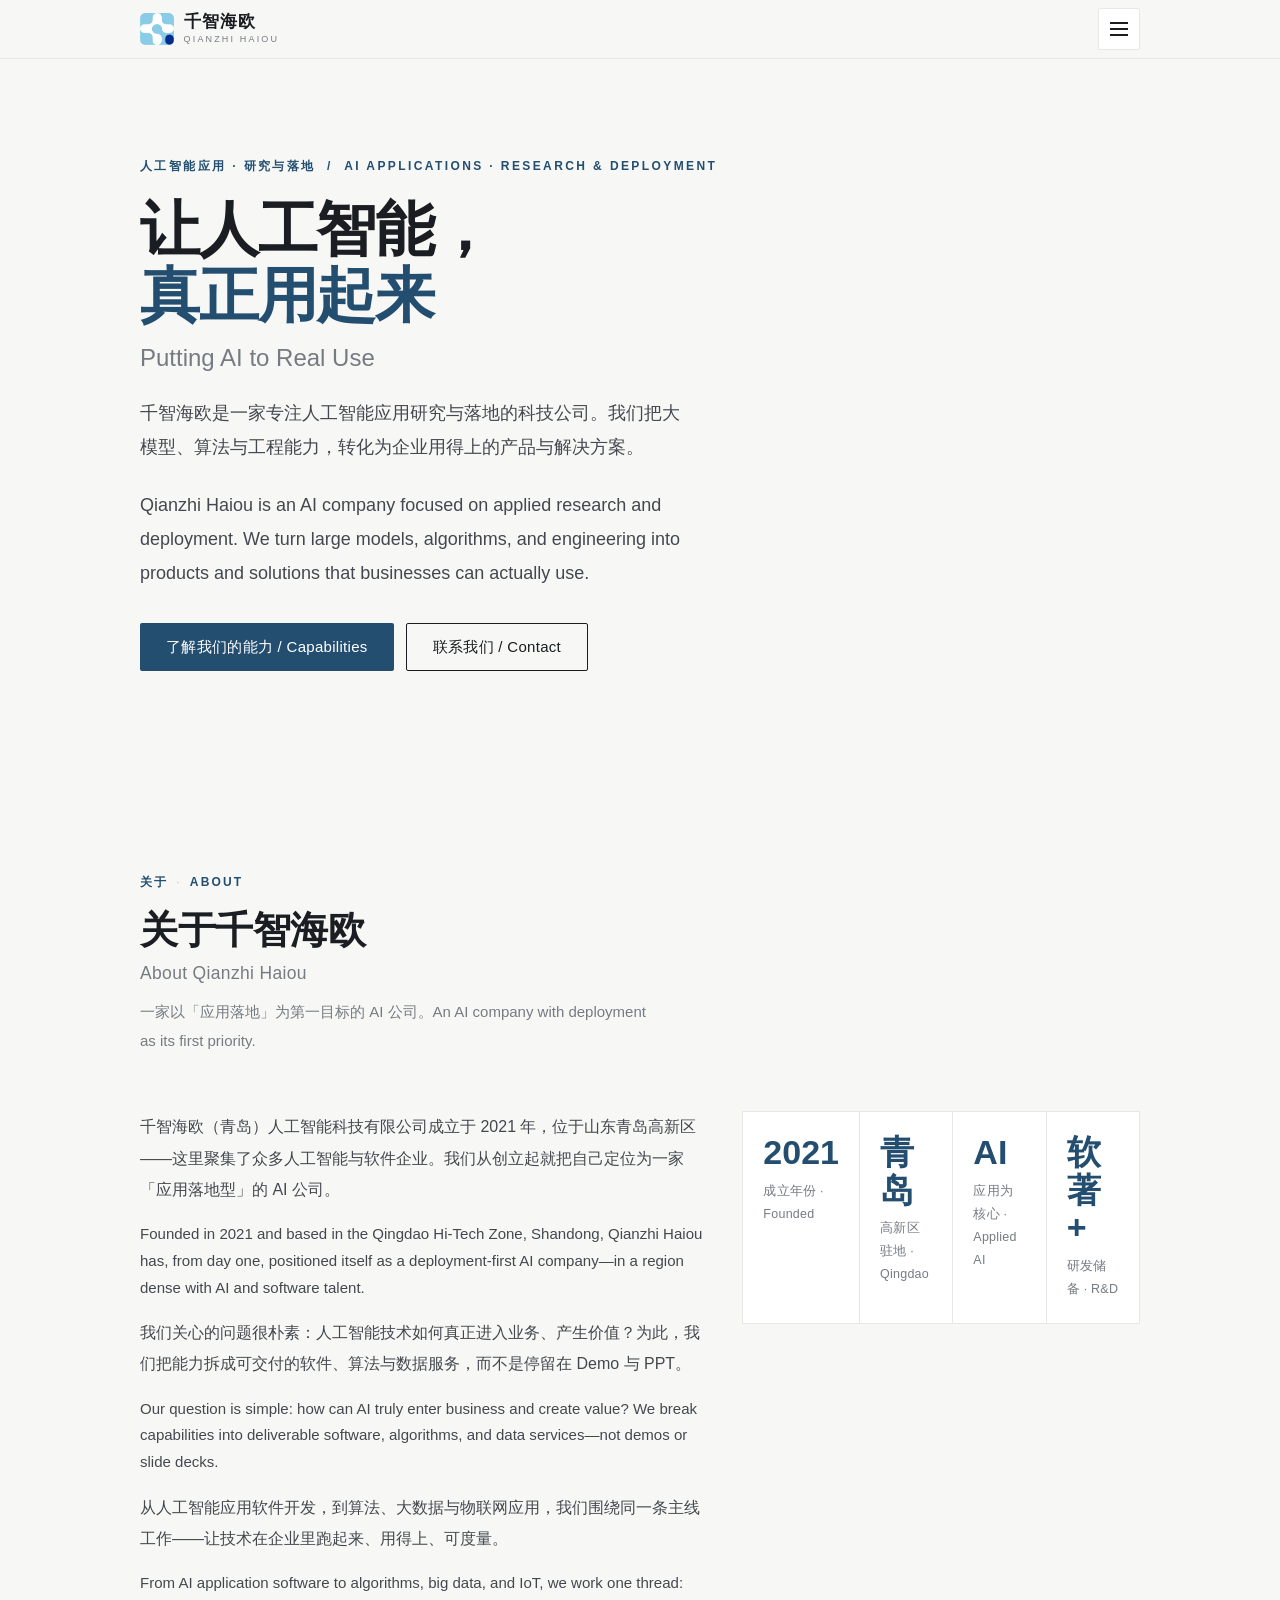
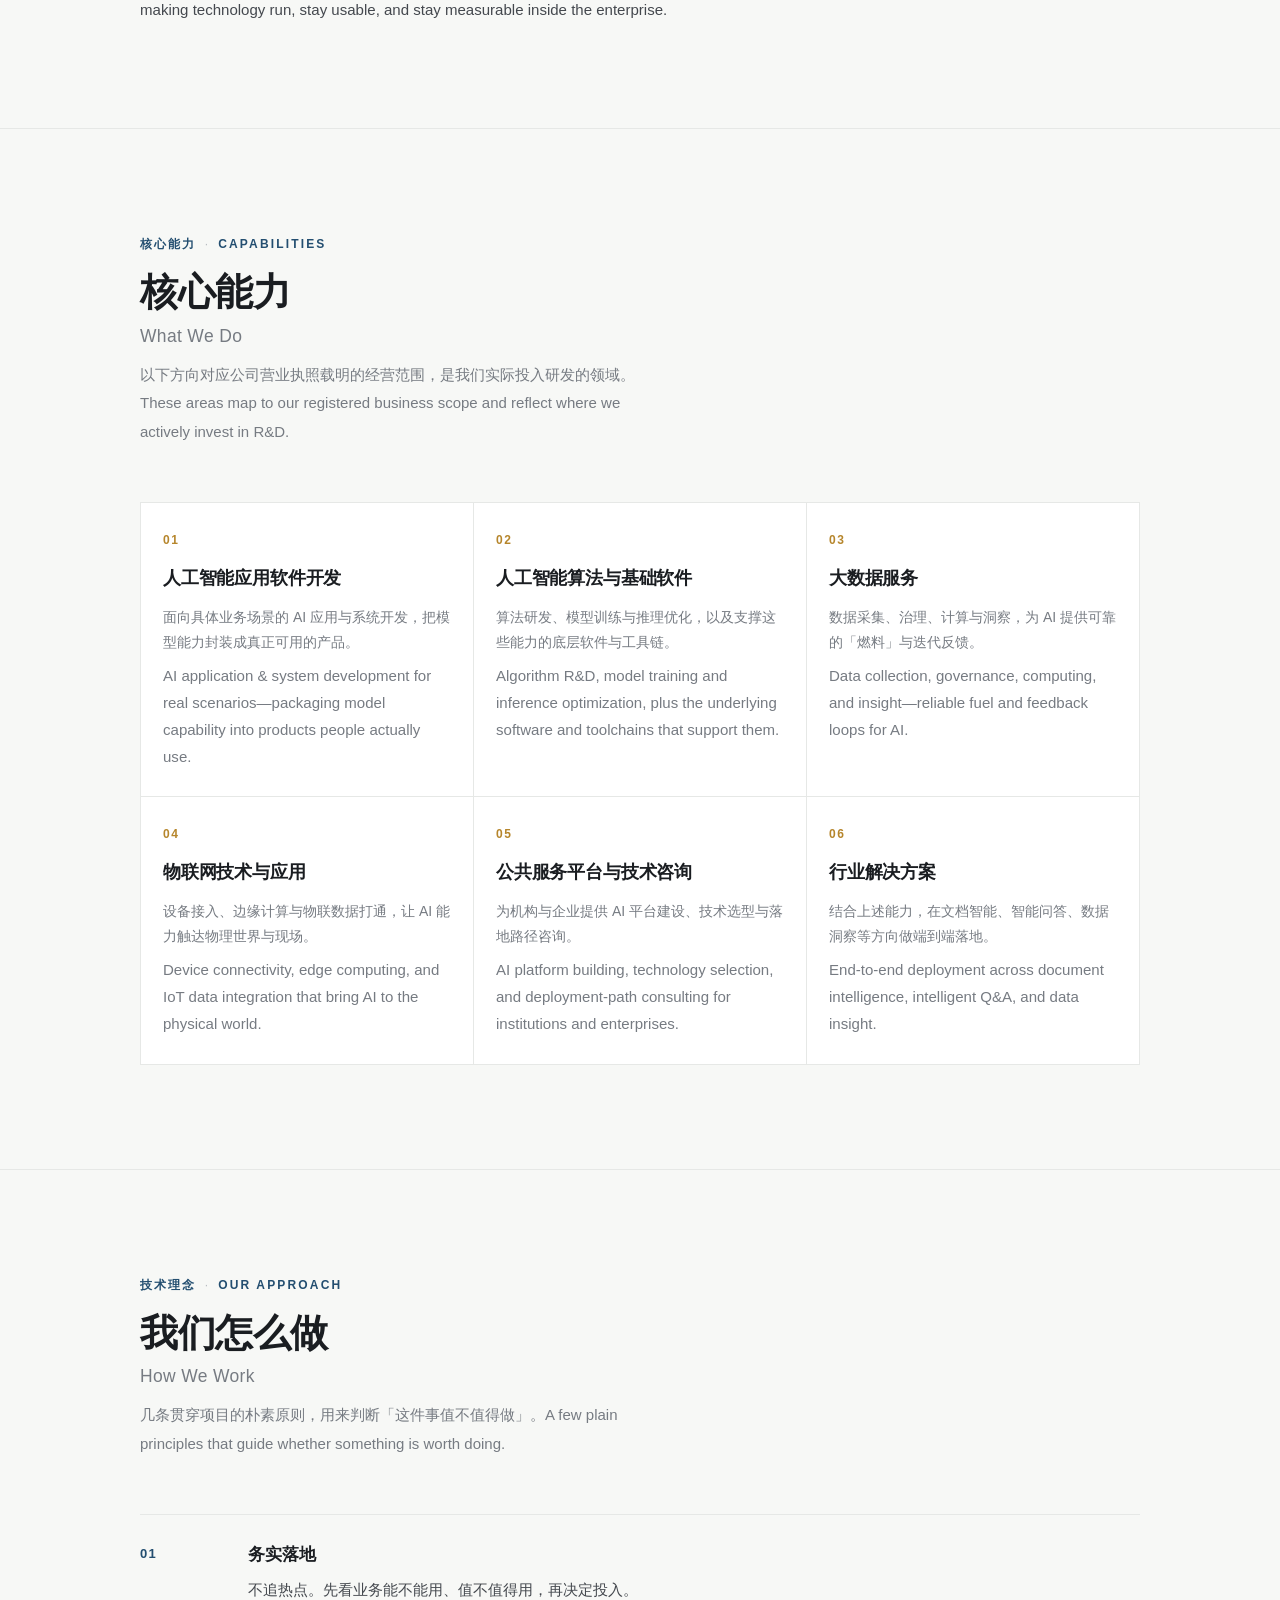
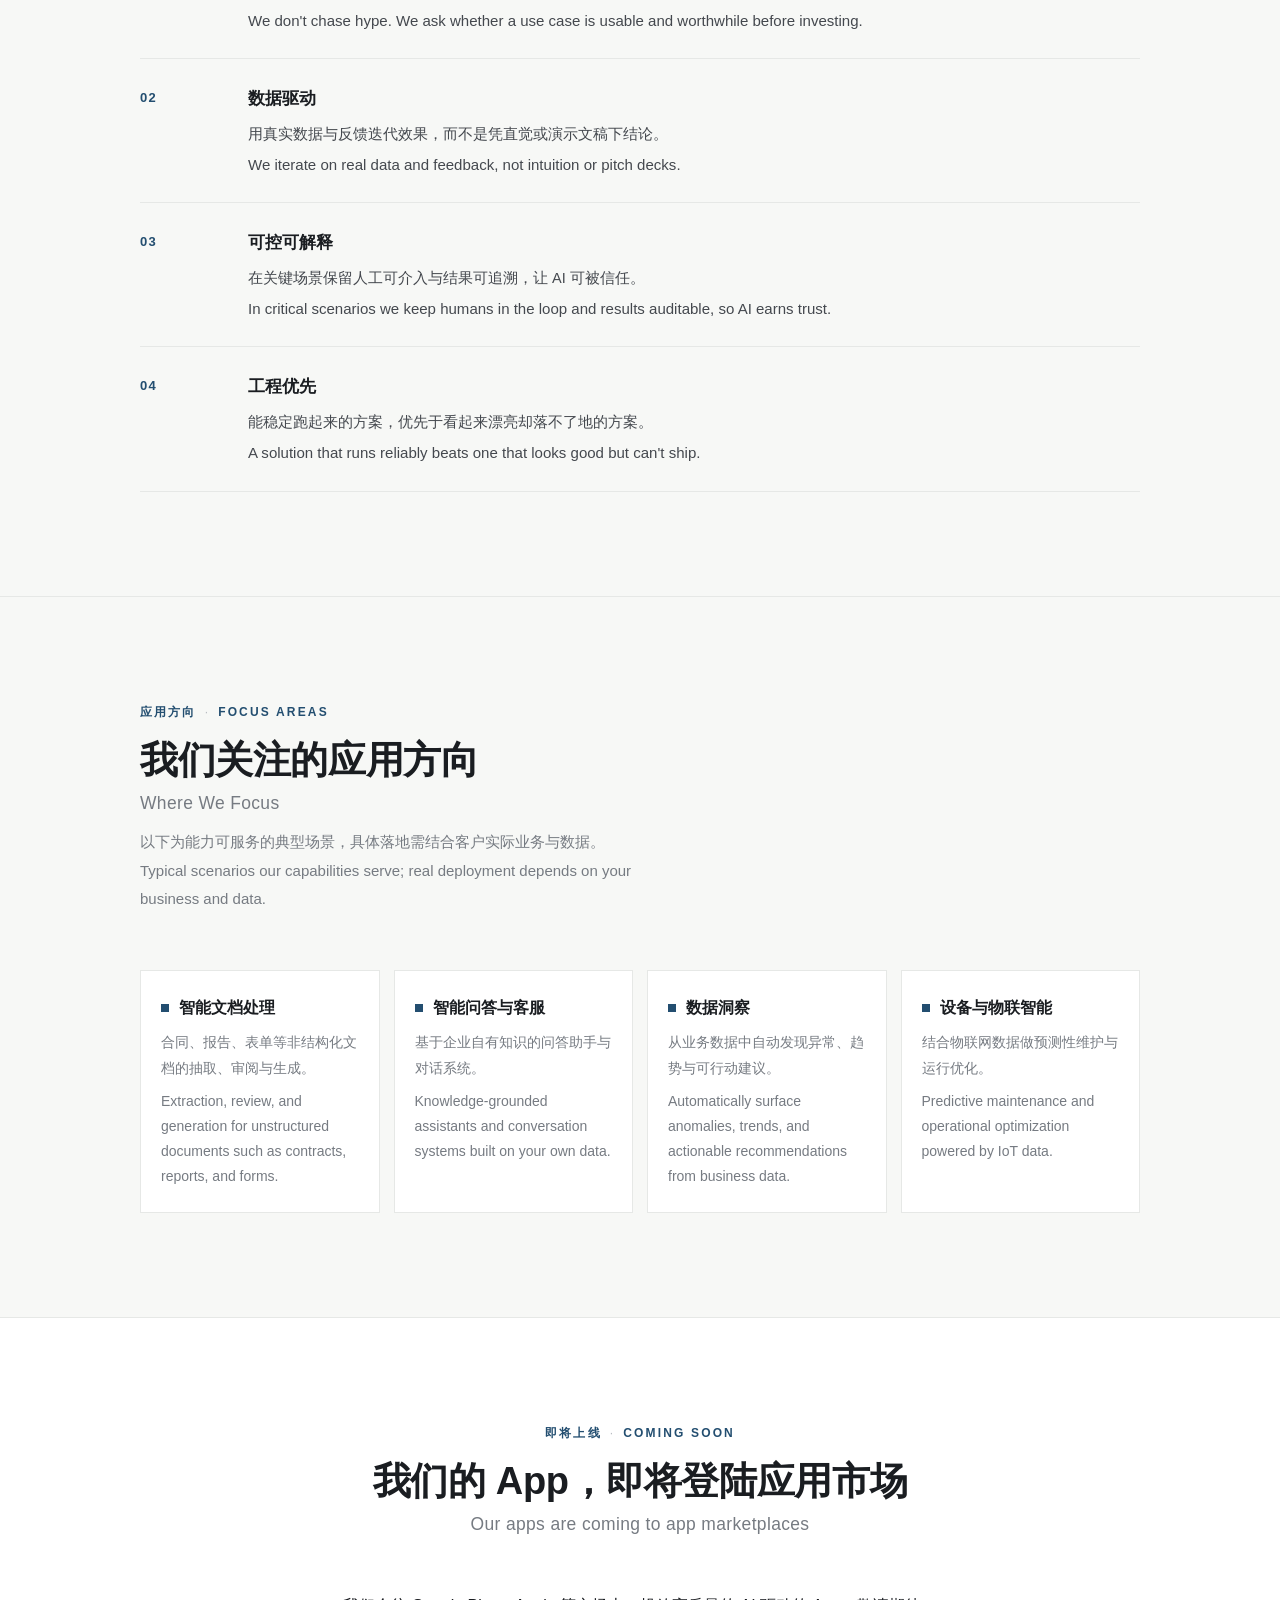
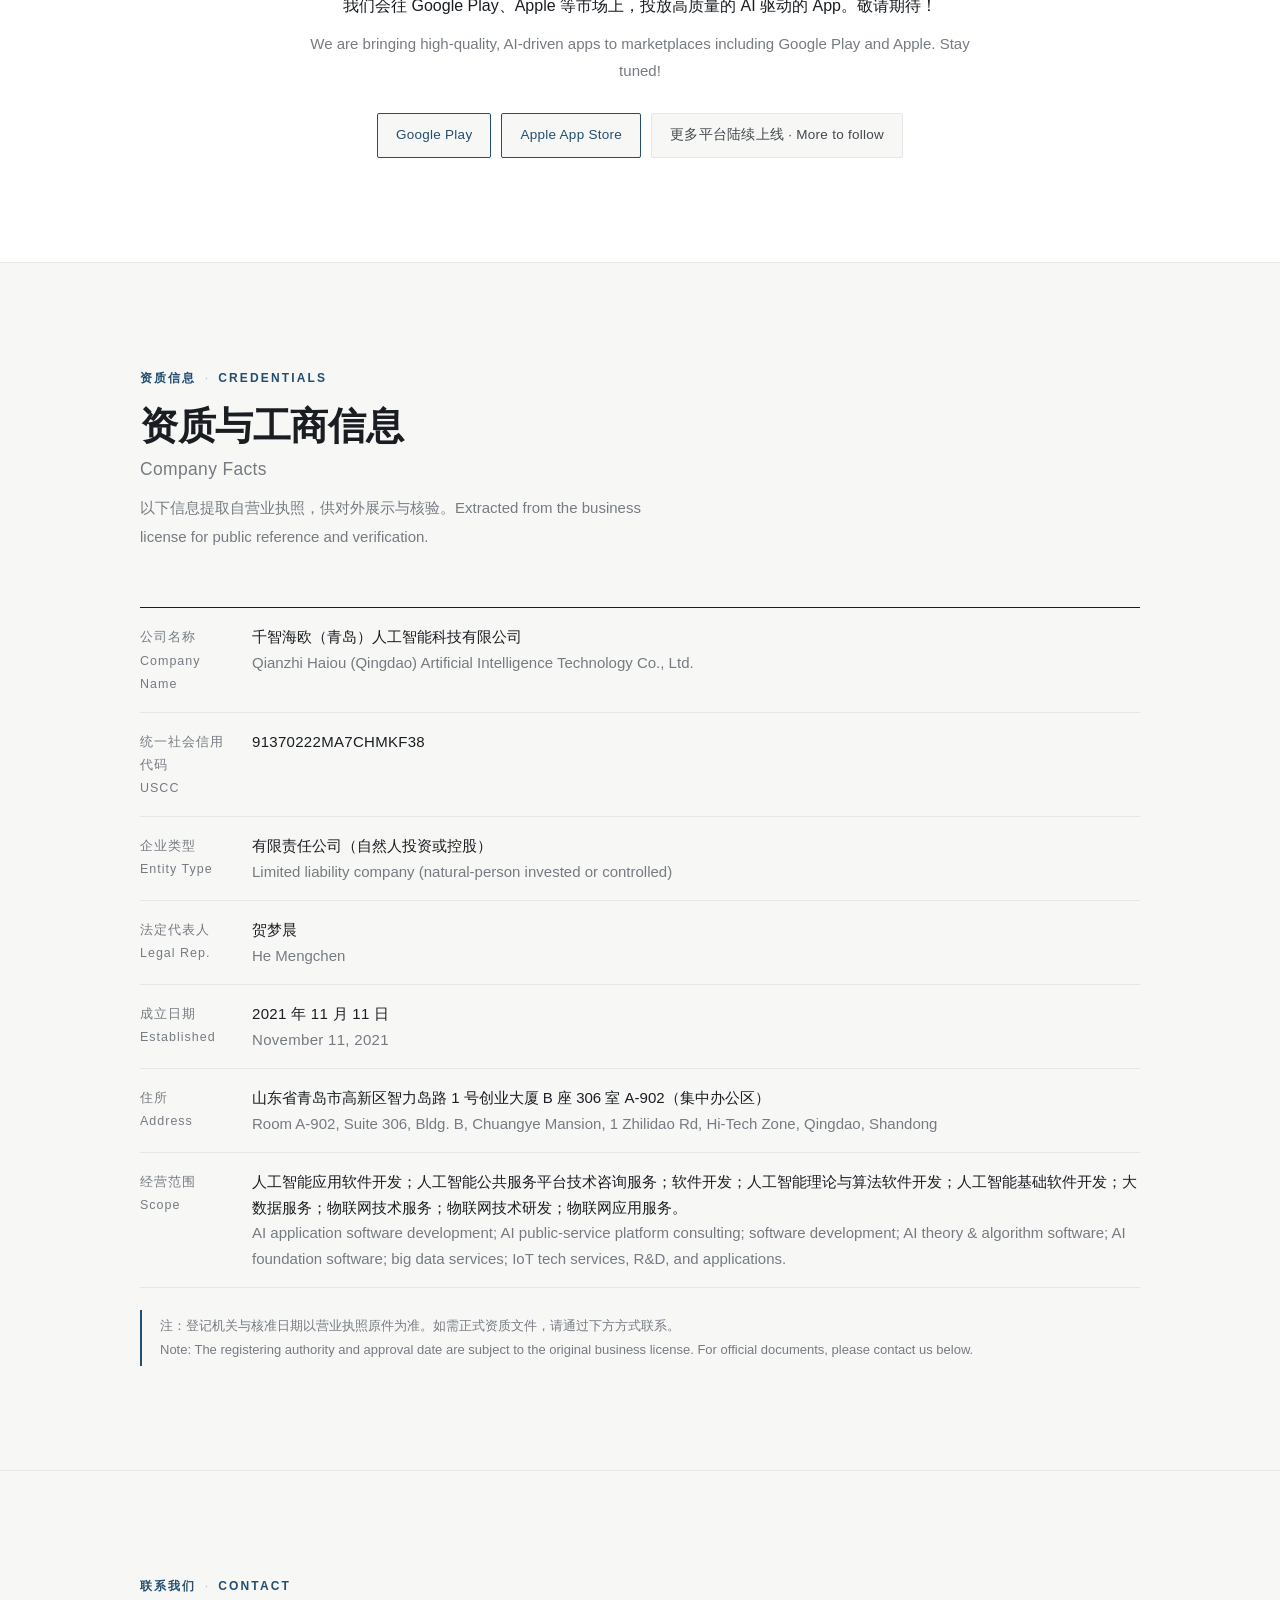
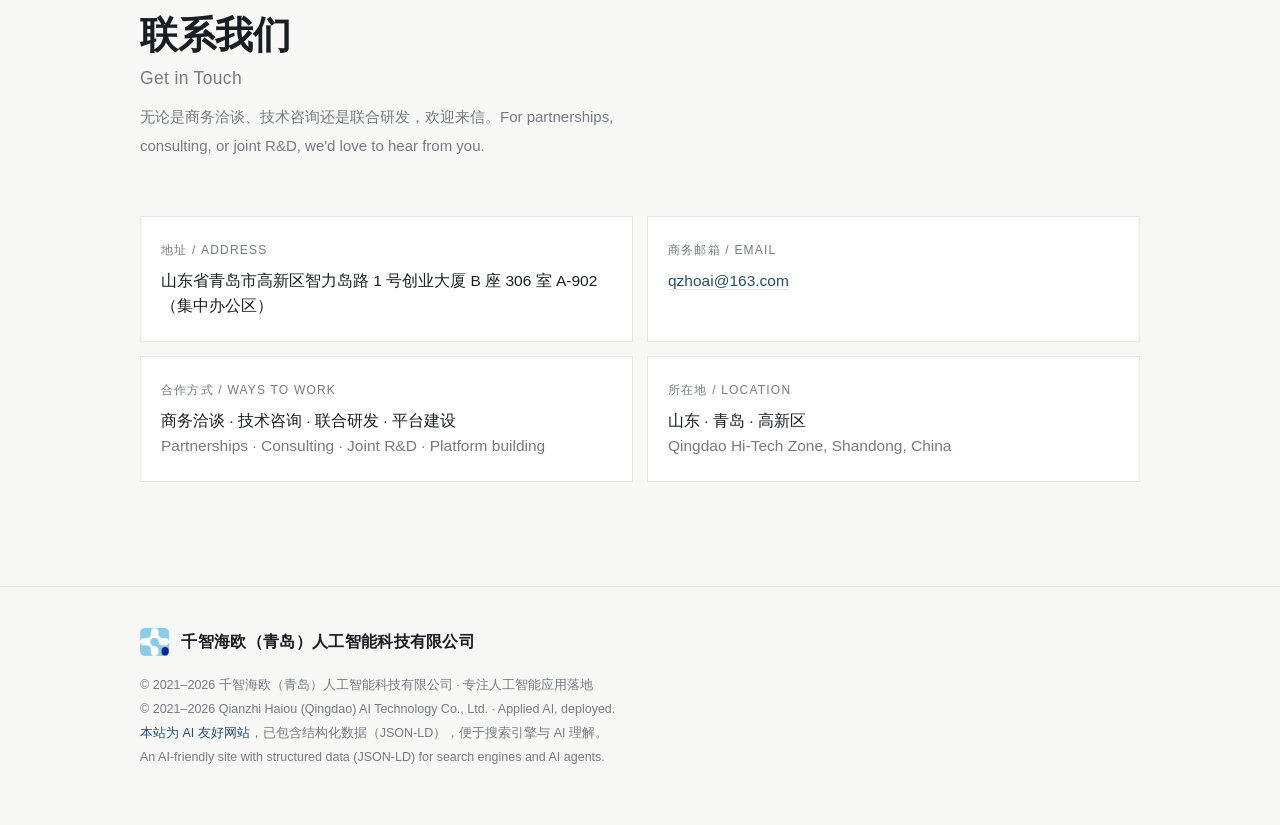
<file: index.html>
<!DOCTYPE html>
<html lang="zh-CN">
<head>
  <meta charset="UTF-8" />
  <meta name="viewport" content="width=device-width, initial-scale=1.0, viewport-fit=cover" />
  <title>千智海欧（青岛）人工智能科技有限公司 · 专注人工智能应用落地 | Qianzhi Haiou AI</title>
  <meta name="description" content="千智海欧是一家专注人工智能应用研究与落地的科技公司，业务覆盖人工智能应用软件开发、算法与基础软件、大数据服务及物联网应用。Qianzhi Haiou is an AI company focused on applied research and deployment of artificial intelligence." />
  <meta name="theme-color" content="#234e70" />
  <meta property="og:title" content="千智海欧 · 专注人工智能应用落地 | Qianzhi Haiou AI" />
  <meta property="og:description" content="把大模型、算法与工程能力，转化为企业用得上的产品与解决方案。Turning models, algorithms and engineering into products businesses can actually use." />
  <meta property="og:type" content="website" />
  <link rel="icon" href="assets/img/mark.png" />
  <link rel="stylesheet" href="assets/css/style.css" />

  <!-- ===== AI 可读性：结构化数据（JSON-LD） ===== -->
  <!-- 站点上线后请将下方 "url" 替换为真实 GitHub Pages 地址 -->
  <script type="application/ld+json">
  {
    "@context": "https://schema.org",
    "@type": "Organization",
    "name": "千智海欧（青岛）人工智能科技有限公司",
    "alternateName": "千智海欧 / Qianzhi Haiou",
    "url": "https://ywanb3-ai.github.io/qianzhi-haiou-h5/",
    "identifier": "91370222MA7CHMKF38",
    "foundingDate": "2021-11-11",
    "address": {
      "@type": "PostalAddress",
      "addressLocality": "青岛市",
      "addressRegion": "山东省",
      "addressCountry": "CN",
      "streetAddress": "高新区智力岛路1号创业大厦B座306室A-902"
    },
    "description": "千智海欧（青岛）人工智能科技有限公司是一家专注人工智能应用研究与落地的科技公司，业务覆盖人工智能应用软件开发、算法与基础软件、大数据服务及物联网应用。Qianzhi Haiou is an AI company focused on applied research and deployment of artificial intelligence."
  }
  </script>
</head>
<body>

  <!-- ================= 顶部导航 ================= -->
  <header class="site-header">
    <div class="wrap nav-inner">
      <a class="brand" href="#top" aria-label="千智海欧首页">
        <img class="mark" src="assets/img/mark.png" alt="" />
        <span class="wordmark">
          <span class="zh">千智海欧</span>
          <span class="en">QIANZHI HAIOU</span>
        </span>
      </a>
      <button class="nav-toggle" id="navToggle" aria-label="打开菜单" aria-expanded="false"><span></span></button>
    </div>
  </header>

  <!-- ================= 全屏菜单 ================= -->
  <nav class="nav-overlay" id="navOverlay" aria-hidden="true">
    <button class="close" id="navClose" aria-label="关闭菜单">×</button>
    <ul>
      <li><a href="#about"><span class="no">01</span>关于千智海欧 · About</a></li>
      <li><a href="#capabilities"><span class="no">02</span>核心能力 · Capabilities</a></li>
      <li><a href="#approach"><span class="no">03</span>技术理念 · Approach</a></li>
      <li><a href="#scenes"><span class="no">04</span>应用方向 · Focus</a></li>
      <li><a href="#coming"><span class="no">05</span>即将上线 · Coming Soon</a></li>
      <li><a href="#facts"><span class="no">06</span>资质信息 · Credentials</a></li>
      <li><a href="#contact"><span class="no">07</span>联系我们 · Contact</a></li>
    </ul>
    <p class="meta">千智海欧（青岛）人工智能科技有限公司 · 山东 · 青岛<br>Qianzhi Haiou (Qingdao) AI Technology Co., Ltd.</p>
  </nav>

  <!-- ================= Hero ================= -->
  <section class="hero" id="top">
    <div class="wrap">
      <p class="eyebrow">人工智能应用 · 研究与落地 &nbsp;/&nbsp; AI Applications · Research &amp; Deployment</p>
      <h1>让人工智能，<br><span class="hl">真正用起来</span><span class="en">Putting AI to Real Use</span></h1>
      <p class="lead">千智海欧是一家专注人工智能应用研究与落地的科技公司。我们把大模型、算法与工程能力，转化为企业用得上的产品与解决方案。</p>
      <p class="lead en">Qianzhi Haiou is an AI company focused on applied research and deployment. We turn large models, algorithms, and engineering into products and solutions that businesses can actually use.</p>
      <div class="hero-actions">
        <a class="btn btn-primary" href="#capabilities">了解我们的能力 / Capabilities</a>
        <a class="btn btn-ghost" href="#contact">联系我们 / Contact</a>
      </div>
    </div>
  </section>

  <!-- ================= 关于 ================= -->
  <section id="about">
    <div class="wrap">
      <div class="section-head reveal">
        <p class="kicker"><span class="zh">关于</span><span class="sep">·</span>ABOUT</p>
        <h2 class="sec-title">关于千智海欧<span class="en">About Qianzhi Haiou</span></h2>
        <p class="sec-sub">一家以「应用落地」为第一目标的 AI 公司。<span class="en">An AI company with deployment as its first priority.</span></p>
      </div>
      <div class="about-grid about">
        <div class="reveal">
          <p>千智海欧（青岛）人工智能科技有限公司成立于 2021 年，位于山东青岛高新区——这里聚集了众多人工智能与软件企业。我们从创立起就把自己定位为一家「应用落地型」的 AI 公司。</p>
          <p class="en">Founded in 2021 and based in the Qingdao Hi-Tech Zone, Shandong, Qianzhi Haiou has, from day one, positioned itself as a deployment-first AI company—in a region dense with AI and software talent.</p>
          <p>我们关心的问题很朴素：人工智能技术如何真正进入业务、产生价值？为此，我们把能力拆成可交付的软件、算法与数据服务，而不是停留在 Demo 与 PPT。</p>
          <p class="en">Our question is simple: how can AI truly enter business and create value? We break capabilities into deliverable software, algorithms, and data services—not demos or slide decks.</p>
          <p>从人工智能应用软件开发，到算法、大数据与物联网应用，我们围绕同一条主线工作——让技术在企业里跑起来、用得上、可度量。</p>
          <p class="en">From AI application software to algorithms, big data, and IoT, we work one thread: making technology run, stay usable, and stay measurable inside the enterprise.</p>
        </div>
        <div class="stat-row reveal">
          <div class="stat"><div class="num">2021</div><div class="lab">成立年份 · Founded</div></div>
          <div class="stat"><div class="num">青岛</div><div class="lab">高新区驻地 · Qingdao</div></div>
          <div class="stat"><div class="num">AI</div><div class="lab">应用为核心 · Applied AI</div></div>
          <div class="stat"><div class="num">软著+</div><div class="lab">研发储备 · R&amp;D</div></div>
        </div>
      </div>
    </div>
  </section>

  <hr class="hair" />

  <!-- ================= 核心能力 ================= -->
  <section id="capabilities">
    <div class="wrap">
      <div class="section-head reveal">
        <p class="kicker"><span class="zh">核心能力</span><span class="sep">·</span>CAPABILITIES</p>
        <h2 class="sec-title">核心能力<span class="en">What We Do</span></h2>
        <p class="sec-sub">以下方向对应公司营业执照载明的经营范围，是我们实际投入研发的领域。<span class="en">These areas map to our registered business scope and reflect where we actively invest in R&amp;D.</span></p>
      </div>
      <div class="grid reveal">
        <div class="card">
          <div class="idx">01</div>
          <h3>人工智能应用软件开发</h3>
          <p>面向具体业务场景的 AI 应用与系统开发，把模型能力封装成真正可用的产品。</p>
          <p class="en">AI application &amp; system development for real scenarios—packaging model capability into products people actually use.</p>
        </div>
        <div class="card">
          <div class="idx">02</div>
          <h3>人工智能算法与基础软件</h3>
          <p>算法研发、模型训练与推理优化，以及支撑这些能力的底层软件与工具链。</p>
          <p class="en">Algorithm R&amp;D, model training and inference optimization, plus the underlying software and toolchains that support them.</p>
        </div>
        <div class="card">
          <div class="idx">03</div>
          <h3>大数据服务</h3>
          <p>数据采集、治理、计算与洞察，为 AI 提供可靠的「燃料」与迭代反馈。</p>
          <p class="en">Data collection, governance, computing, and insight—reliable fuel and feedback loops for AI.</p>
        </div>
        <div class="card">
          <div class="idx">04</div>
          <h3>物联网技术与应用</h3>
          <p>设备接入、边缘计算与物联数据打通，让 AI 能力触达物理世界与现场。</p>
          <p class="en">Device connectivity, edge computing, and IoT data integration that bring AI to the physical world.</p>
        </div>
        <div class="card">
          <div class="idx">05</div>
          <h3>公共服务平台与技术咨询</h3>
          <p>为机构与企业提供 AI 平台建设、技术选型与落地路径咨询。</p>
          <p class="en">AI platform building, technology selection, and deployment-path consulting for institutions and enterprises.</p>
        </div>
        <div class="card">
          <div class="idx">06</div>
          <h3>行业解决方案</h3>
          <p>结合上述能力，在文档智能、智能问答、数据洞察等方向做端到端落地。</p>
          <p class="en">End-to-end deployment across document intelligence, intelligent Q&amp;A, and data insight.</p>
        </div>
      </div>
    </div>
  </section>

  <hr class="hair" />

  <!-- ================= 技术理念 ================= -->
  <section id="approach">
    <div class="wrap">
      <div class="section-head reveal">
        <p class="kicker"><span class="zh">技术理念</span><span class="sep">·</span>OUR APPROACH</p>
        <h2 class="sec-title">我们怎么做<span class="en">How We Work</span></h2>
        <p class="sec-sub">几条贯穿项目的朴素原则，用来判断「这件事值不值得做」。<span class="en">A few plain principles that guide whether something is worth doing.</span></p>
      </div>
      <div class="principle reveal">
        <div class="row">
          <div class="no">01</div>
          <div><h3>务实落地</h3><p>不追热点。先看业务能不能用、值不值得用，再决定投入。</p><p class="en">We don't chase hype. We ask whether a use case is usable and worthwhile before investing.</p></div>
        </div>
        <div class="row">
          <div class="no">02</div>
          <div><h3>数据驱动</h3><p>用真实数据与反馈迭代效果，而不是凭直觉或演示文稿下结论。</p><p class="en">We iterate on real data and feedback, not intuition or pitch decks.</p></div>
        </div>
        <div class="row">
          <div class="no">03</div>
          <div><h3>可控可解释</h3><p>在关键场景保留人工可介入与结果可追溯，让 AI 可被信任。</p><p class="en">In critical scenarios we keep humans in the loop and results auditable, so AI earns trust.</p></div>
        </div>
        <div class="row">
          <div class="no">04</div>
          <div><h3>工程优先</h3><p>能稳定跑起来的方案，优先于看起来漂亮却落不了地的方案。</p><p class="en">A solution that runs reliably beats one that looks good but can't ship.</p></div>
        </div>
      </div>
    </div>
  </section>

  <hr class="hair" />

  <!-- ================= 应用方向 ================= -->
  <section id="scenes">
    <div class="wrap">
      <div class="section-head reveal">
        <p class="kicker"><span class="zh">应用方向</span><span class="sep">·</span>FOCUS AREAS</p>
        <h2 class="sec-title">我们关注的应用方向<span class="en">Where We Focus</span></h2>
        <p class="sec-sub">以下为能力可服务的典型场景，具体落地需结合客户实际业务与数据。<span class="en">Typical scenarios our capabilities serve; real deployment depends on your business and data.</span></p>
      </div>
      <div class="scene reveal">
        <div class="item">
          <h3>智能文档处理</h3>
          <p>合同、报告、表单等非结构化文档的抽取、审阅与生成。</p>
          <p class="en">Extraction, review, and generation for unstructured documents such as contracts, reports, and forms.</p>
        </div>
        <div class="item">
          <h3>智能问答与客服</h3>
          <p>基于企业自有知识的问答助手与对话系统。</p>
          <p class="en">Knowledge-grounded assistants and conversation systems built on your own data.</p>
        </div>
        <div class="item">
          <h3>数据洞察</h3>
          <p>从业务数据中自动发现异常、趋势与可行动建议。</p>
          <p class="en">Automatically surface anomalies, trends, and actionable recommendations from business data.</p>
        </div>
        <div class="item">
          <h3>设备与物联智能</h3>
          <p>结合物联网数据做预测性维护与运行优化。</p>
          <p class="en">Predictive maintenance and operational optimization powered by IoT data.</p>
        </div>
      </div>
    </div>
  </section>

  <hr class="hair" />

  <!-- ================= 即将上线 ================= -->
  <section id="coming" class="soft">
    <div class="wrap">
      <div class="section-head reveal" style="text-align:center;">
        <p class="kicker" style="justify-content:center;"><span class="zh">即将上线</span><span class="sep">·</span>COMING SOON</p>
        <h2 class="sec-title">我们的 App，即将登陆应用市场<span class="en">Our apps are coming to app marketplaces</span></h2>
      </div>
      <div class="coming reveal">
        <p class="lead">我们会往 Google Play、Apple 等市场上，投放高质量的 AI 驱动的 App。敬请期待！</p>
        <p class="lead en">We are bringing high-quality, AI-driven apps to marketplaces including Google Play and Apple. Stay tuned!</p>
        <div class="chips">
          <span class="chip strong">Google Play</span>
          <span class="chip strong">Apple App Store</span>
          <span class="chip">更多平台陆续上线 · More to follow</span>
        </div>
      </div>
    </div>
  </section>

  <hr class="hair" />

  <!-- ================= 资质信息 ================= -->
  <section id="facts">
    <div class="wrap">
      <div class="section-head reveal">
        <p class="kicker"><span class="zh">资质信息</span><span class="sep">·</span>CREDENTIALS</p>
        <h2 class="sec-title">资质与工商信息<span class="en">Company Facts</span></h2>
        <p class="sec-sub">以下信息提取自营业执照，供对外展示与核验。<span class="en">Extracted from the business license for public reference and verification.</span></p>
      </div>
      <div class="facts reveal">
        <div class="row"><div class="k">公司名称<br>Company Name</div><div class="v">千智海欧（青岛）人工智能科技有限公司<br><span class="en">Qianzhi Haiou (Qingdao) Artificial Intelligence Technology Co., Ltd.</span></div></div>
        <div class="row"><div class="k">统一社会信用代码<br>USCC</div><div class="v mono">91370222MA7CHMKF38</div></div>
        <div class="row"><div class="k">企业类型<br>Entity Type</div><div class="v">有限责任公司（自然人投资或控股）<br><span class="en">Limited liability company (natural-person invested or controlled)</span></div></div>
        <div class="row"><div class="k">法定代表人<br>Legal Rep.</div><div class="v">贺梦晨<br><span class="en">He Mengchen</span></div></div>
        <div class="row"><div class="k">成立日期<br>Established</div><div class="v mono">2021 年 11 月 11 日<br><span class="en">November 11, 2021</span></div></div>
        <div class="row"><div class="k">住所<br>Address</div><div class="v">山东省青岛市高新区智力岛路 1 号创业大厦 B 座 306 室 A-902（集中办公区）<br><span class="en">Room A-902, Suite 306, Bldg. B, Chuangye Mansion, 1 Zhilidao Rd, Hi-Tech Zone, Qingdao, Shandong</span></div></div>
        <div class="row"><div class="k">经营范围<br>Scope</div><div class="v">人工智能应用软件开发；人工智能公共服务平台技术咨询服务；软件开发；人工智能理论与算法软件开发；人工智能基础软件开发；大数据服务；物联网技术服务；物联网技术研发；物联网应用服务。<br><span class="en">AI application software development; AI public-service platform consulting; software development; AI theory &amp; algorithm software; AI foundation software; big data services; IoT tech services, R&amp;D, and applications.</span></div></div>
      </div>
      <p class="note-box">注：登记机关与核准日期以营业执照原件为准。如需正式资质文件，请通过下方方式联系。<br><span class="en">Note: The registering authority and approval date are subject to the original business license. For official documents, please contact us below.</span></p>
    </div>
  </section>

  <hr class="hair" />

  <!-- ================= 联系我们 ================= -->
  <section id="contact">
    <div class="wrap">
      <div class="section-head reveal">
        <p class="kicker"><span class="zh">联系我们</span><span class="sep">·</span>CONTACT</p>
        <h2 class="sec-title">联系我们<span class="en">Get in Touch</span></h2>
        <p class="sec-sub">无论是商务洽谈、技术咨询还是联合研发，欢迎来信。<span class="en">For partnerships, consulting, or joint R&amp;D, we'd love to hear from you.</span></p>
      </div>
      <div class="contact-grid contact reveal">
        <div class="item">
          <div class="k">地址 / Address</div>
          <div class="v">山东省青岛市高新区智力岛路 1 号创业大厦 B 座 306 室 A-902（集中办公区）</div>
        </div>
        <!-- 商务邮箱已更新为 qzhoai@163.com -->
        <div class="item">
          <div class="k">商务邮箱 / Email</div>
          <div class="v"><a href="mailto:qzhoai@163.com">qzhoai@163.com</a></div>
        </div>
        <div class="item">
          <div class="k">合作方式 / Ways to Work</div>
          <div class="v">商务洽谈 · 技术咨询 · 联合研发 · 平台建设<br><span class="en">Partnerships · Consulting · Joint R&amp;D · Platform building</span></div>
        </div>
        <div class="item">
          <div class="k">所在地 / Location</div>
          <div class="v">山东 · 青岛 · 高新区<br><span class="en">Qingdao Hi-Tech Zone, Shandong, China</span></div>
        </div>
      </div>
    </div>
  </section>

  <!-- ================= 页脚 ================= -->
  <footer class="site-footer">
    <div class="wrap">
      <div class="footer-top">
        <img class="mark" src="assets/img/mark.png" alt="" />
        <span class="name">千智海欧（青岛）人工智能科技有限公司</span>
      </div>
      <p class="footer-meta">
        © 2021–2026 千智海欧（青岛）人工智能科技有限公司 · 专注人工智能应用落地<br>
        <span class="en">© 2021–2026 Qianzhi Haiou (Qingdao) AI Technology Co., Ltd. · Applied AI, deployed.</span><br>
        <span class="ai-friendly">本站为 AI 友好网站</span>，已包含结构化数据（JSON-LD），便于搜索引擎与 AI 理解。<br>
        <span class="en">An AI-friendly site with structured data (JSON-LD) for search engines and AI agents.</span>
      </p>
    </div>
  </footer>

  <script>
    (function () {
      var toggle = document.getElementById('navToggle');
      var overlay = document.getElementById('navOverlay');
      var close = document.getElementById('navClose');
      function open() { overlay.classList.add('open'); overlay.setAttribute('aria-hidden','false'); toggle.setAttribute('aria-expanded','true'); document.body.style.overflow='hidden'; }
      function shut() { overlay.classList.remove('open'); overlay.setAttribute('aria-hidden','true'); toggle.setAttribute('aria-expanded','false'); document.body.style.overflow=''; }
      toggle.addEventListener('click', open);
      close.addEventListener('click', shut);
      overlay.querySelectorAll('a').forEach(function (a) { a.addEventListener('click', shut); });

      var els = document.querySelectorAll('.reveal');
      if ('IntersectionObserver' in window) {
        var io = new IntersectionObserver(function (entries) {
          entries.forEach(function (e) { if (e.isIntersecting) { e.target.classList.add('in'); io.unobserve(e.target); } });
        }, { threshold: 0.12 });
        els.forEach(function (el) { io.observe(el); });
      } else {
        els.forEach(function (el) { el.classList.add('in'); });
      }
    })();
  </script>
</body>
</html>
</file>
<file: assets/css/style.css>
/* =====================================================================
   千智海欧（青岛）人工智能科技有限公司 · H5 官网
   设计语言：克制 · 高级感（参考「律所 AI 友好网站方案 / 克制高级感排版」）
   - 中性纸感底 + 双点缀（海蓝 #234e70 主、智金 #b6862c 辅，合计 ≤5%）
   - 无渐变 / 无阴影 / 无花哨图标，以留白与字阶建立层次
   ===================================================================== */
:root{
  --paper:#f7f8f6;
  --white:#ffffff;
  --ink:#1a1d21;
  --charcoal:#44484e;
  --graphite:#767b82;
  --ash:#b9bdc2;
  --hairline:#e6e8e6;
  --accent:#234e70;      /* 海蓝 · 主点缀（强调/引导，≤3%） */
  --accent2:#b6862c;     /* 智金 · 辅点缀（次强调，≤2%） */
  --sans:-apple-system,BlinkMacSystemFont,"SF Pro Text","Helvetica Neue","PingFang SC","Hiragino Sans GB","Microsoft YaHei",sans-serif;
  --maxw:1080px;
  --pad:24px;
}
*{margin:0;padding:0;box-sizing:border-box;}
html{-webkit-text-size-adjust:100%;scroll-behavior:smooth;}
body{
  font-family:var(--sans);
  background:var(--paper);
  color:var(--ink);
  font-size:16px;line-height:1.85;font-weight:400;
  -webkit-font-smoothing:antialiased;-moz-osx-font-smoothing:grayscale;
  text-rendering:optimizeLegibility;
}
img{max-width:100%;display:block;}
a{color:inherit;text-decoration:none;}
.wrap{max-width:var(--maxw);margin:0 auto;padding:0 var(--pad);}

/* ---------- 顶部导航 ---------- */
.site-header{
  position:sticky;top:0;z-index:50;
  background:rgba(247,248,246,.82);
  backdrop-filter:saturate(160%) blur(12px);
  -webkit-backdrop-filter:saturate(160%) blur(12px);
  border-bottom:1px solid var(--hairline);
}
.nav-inner{display:flex;align-items:center;justify-content:space-between;height:58px;}
.brand{display:flex;align-items:center;gap:10px;}
.brand .mark{height:32px;width:auto;display:block;}
.wordmark{display:flex;flex-direction:column;line-height:1.05;}
.wordmark .zh{font-size:17px;font-weight:600;color:var(--ink);letter-spacing:.06em;}
.wordmark .en{font-size:9px;letter-spacing:.24em;color:var(--graphite);margin-top:4px;}
.nav-toggle{
  appearance:none;border:1px solid var(--hairline);background:var(--white);
  width:42px;height:42px;border-radius:2px;display:grid;place-items:center;cursor:pointer;
}
.nav-toggle span{display:block;width:18px;height:1.5px;background:var(--ink);position:relative;}
.nav-toggle span::before,.nav-toggle span::after{content:"";position:absolute;left:0;width:18px;height:1.5px;background:var(--ink);}
.nav-toggle span::before{top:-6px;}
.nav-toggle span::after{top:6px;}

/* 全屏菜单 */
.nav-overlay{
  position:fixed;inset:0;z-index:60;background:var(--paper);
  transform:translateY(-100%);transition:transform .32s cubic-bezier(.2,.7,.3,1);
  display:flex;flex-direction:column;padding:78px var(--pad) 32px;
}
.nav-overlay.open{transform:translateY(0);}
.nav-overlay .close{position:absolute;top:14px;right:var(--pad);width:42px;height:42px;border:1px solid var(--hairline);background:var(--white);border-radius:2px;font-size:20px;cursor:pointer;}
.nav-overlay ul{list-style:none;margin-top:8px;}
.nav-overlay li{border-top:1px solid var(--hairline);}
.nav-overlay li:last-child{border-bottom:1px solid var(--hairline);}
.nav-overlay a{display:flex;align-items:baseline;gap:14px;padding:20px 2px;font-size:20px;font-weight:500;}
.nav-overlay a .no{font-size:12px;letter-spacing:.16em;color:var(--accent);}
.nav-overlay .meta{margin-top:auto;font-size:12px;color:var(--graphite);letter-spacing:.04em;}

/* ---------- 区块通用 ---------- */
section{padding:clamp(64px,11vw,104px) 0;}
.section-head{margin-bottom:clamp(36px,6vw,56px);}
.kicker{font-size:12px;letter-spacing:.18em;text-transform:uppercase;color:var(--accent);font-weight:600;margin-bottom:14px;}
.sec-title{font-size:clamp(26px,5.4vw,38px);font-weight:600;line-height:1.22;letter-spacing:-.01em;}
.sec-sub{font-size:15px;color:var(--graphite);line-height:1.9;margin-top:14px;max-width:34em;}
.hair{border:0;border-top:1px solid var(--hairline);}

/* ---------- Hero ---------- */
.hero{padding-top:clamp(56px,12vw,96px);padding-bottom:clamp(56px,12vw,96px);}
.hero .eyebrow{font-size:12px;letter-spacing:.2em;text-transform:uppercase;color:var(--accent);font-weight:600;margin-bottom:20px;}
.hero h1{font-size:clamp(34px,8.5vw,60px);font-weight:600;line-height:1.1;letter-spacing:-.02em;}
.hero h1 .hl{color:var(--accent);}
.hero .lead{font-size:clamp(15px,2.2vw,18px);color:var(--charcoal);line-height:1.9;margin-top:24px;max-width:30em;}
.hero-actions{display:flex;flex-wrap:wrap;gap:12px;margin-top:32px;}
.btn{
  display:inline-flex;align-items:center;justify-content:center;gap:8px;
  height:48px;padding:0 26px;border-radius:2px;font-size:15px;font-weight:500;letter-spacing:.02em;
  transition:background .14s ease,color .14s ease,border-color .14s ease;cursor:pointer;
}
.btn-primary{background:var(--accent);color:#fff;}
.btn-primary:active{background:#1a3c57;}
.btn-ghost{background:transparent;color:var(--ink);border:1px solid var(--ink);}
.btn-ghost:active{background:var(--ink);color:#fff;}

/* ---------- 关于 ---------- */
.about-grid{display:grid;grid-template-columns:1fr;gap:28px;}
.about p{color:var(--charcoal);font-size:16px;line-height:1.95;}
.about p + p{margin-top:16px;}
.stat-row{display:grid;grid-template-columns:repeat(2,1fr);gap:1px;background:var(--hairline);border:1px solid var(--hairline);}
.stat{background:var(--white);padding:22px 20px;}
.stat .num{font-size:clamp(26px,6vw,34px);font-weight:600;color:var(--accent);line-height:1.1;font-variant-numeric:tabular-nums;}
.stat .lab{font-size:12.5px;color:var(--graphite);margin-top:8px;letter-spacing:.02em;}

/* ---------- 能力卡片 ---------- */
.grid{display:grid;grid-template-columns:1fr;gap:1px;background:var(--hairline);border:1px solid var(--hairline);}
.card{background:var(--white);padding:26px 22px;transition:background .14s ease;}
.card:active{background:#f1f3f1;}
.card .idx{font-size:12px;letter-spacing:.14em;color:var(--accent2);font-weight:600;}
.card h3{font-size:18px;font-weight:600;margin-top:10px;letter-spacing:-.01em;}
.card p{font-size:14px;color:var(--graphite);line-height:1.8;margin-top:10px;}

/* ---------- 理念 ---------- */
.principle{display:grid;grid-template-columns:1fr;gap:0;border-top:1px solid var(--hairline);}
.principle .row{display:grid;grid-template-columns:64px 1fr;gap:18px;padding:24px 0;border-bottom:1px solid var(--hairline);align-items:start;}
.principle .no{font-size:13px;letter-spacing:.1em;color:var(--accent);font-weight:600;padding-top:3px;}
.principle h3{font-size:17px;font-weight:600;}
.principle p{font-size:14.5px;color:var(--charcoal);line-height:1.85;margin-top:6px;}

/* ---------- 应用场景 ---------- */
.scene{display:grid;grid-template-columns:1fr;gap:14px;}
.scene .item{border:1px solid var(--hairline);background:var(--white);padding:22px 20px;}
.scene .item h3{font-size:16px;font-weight:600;display:flex;align-items:center;gap:10px;}
.scene .item h3::before{content:"";width:8px;height:8px;background:var(--accent);display:inline-block;flex:none;}
.scene .item p{font-size:14px;color:var(--graphite);line-height:1.8;margin-top:8px;}

/* ---------- 资质事实表 ---------- */
.facts{border-top:1px solid var(--ink);}
.facts .row{display:grid;grid-template-columns:96px 1fr;gap:16px;padding:16px 0;border-bottom:1px solid var(--hairline);}
.facts .k{font-size:12.5px;letter-spacing:.08em;color:var(--graphite);padding-top:2px;}
.facts .v{font-size:15px;color:var(--ink);line-height:1.7;}
.facts .v.mono{font-variant-numeric:tabular-nums;letter-spacing:.02em;}
.note-box{border-left:2px solid var(--accent);padding:4px 0 4px 18px;margin-top:22px;font-size:13px;color:var(--graphite);line-height:1.85;}

/* ---------- 联系 ---------- */
.contact-grid{display:grid;grid-template-columns:1fr;gap:14px;}
.contact .item{border:1px solid var(--hairline);background:var(--white);padding:22px 20px;}
.contact .item .k{font-size:12px;letter-spacing:.1em;color:var(--graphite);text-transform:uppercase;}
.contact .item .v{font-size:15.5px;color:var(--ink);margin-top:8px;line-height:1.6;}
.contact .item .v a{color:var(--accent);border-bottom:1px solid var(--hairline);}

/* ---------- 页脚 ---------- */
.site-footer{border-top:1px solid var(--hairline);padding:40px 0 56px;}
.footer-top{display:flex;align-items:center;gap:12px;flex-wrap:wrap;}
.footer-top .mark{height:28px;width:auto;}
.footer-top .name{font-weight:600;letter-spacing:.02em;}
.footer-meta{margin-top:18px;font-size:12.5px;color:var(--graphite);line-height:1.9;}
.footer-meta .ai-friendly{color:var(--accent);}

/* ---------- 进场动画 ---------- */
.reveal{opacity:0;transform:translateY(14px);transition:opacity .6s ease,transform .6s ease;}
.reveal.in{opacity:1;transform:none;}

/* ---------- 响应式升级 ---------- */
@media (min-width:560px){
  .stat-row{grid-template-columns:repeat(4,1fr);}
  .scene{grid-template-columns:1fr 1fr;}
}
@media (min-width:760px){
  :root{--pad:40px;}
  .grid{grid-template-columns:1fr 1fr;}
  .about-grid{grid-template-columns:1.3fr .9fr;align-items:start;}
  .contact-grid{grid-template-columns:1fr 1fr;}
}
@media (min-width:980px){
  .grid{grid-template-columns:1fr 1fr 1fr;}
  .scene{grid-template-columns:repeat(4,1fr);}
  .principle .row{grid-template-columns:80px 1fr;gap:28px;}
}
@media (prefers-reduced-motion:reduce){
  .reveal{opacity:1;transform:none;transition:none;}
  html{scroll-behavior:auto;}
}

/* ---------- 双语（中英） ---------- */
.en{color:var(--graphite);font-weight:400;}
.kicker{display:flex;align-items:center;gap:8px;}
.kicker .zh{color:var(--accent);}
.kicker .sep{color:var(--ash);font-weight:400;}
.sec-title .en{display:block;font-size:.46em;font-weight:500;letter-spacing:.02em;color:var(--graphite);margin-top:10px;text-transform:none;}
.sec-sub.en{margin-top:6px;}
p.en{font-size:.94em;line-height:1.78;margin-top:10px;}
.card p.en{margin-top:8px;}
.principle p.en{margin-top:4px;}
.facts .v.en{font-size:13px;color:var(--graphite);margin-top:4px;}
.hero h1 .en{display:block;font-size:.4em;font-weight:500;color:var(--graphite);margin-top:16px;letter-spacing:0;max-width:24em;}

/* ---------- 即将上线 Coming Soon ---------- */
.soft{background:var(--white);}
.coming{max-width:42em;margin:0 auto;text-align:center;}
.coming .lead{margin-left:auto;margin-right:auto;}
.chips{display:flex;flex-wrap:wrap;gap:10px;margin-top:28px;justify-content:center;}
.chip{border:1px solid var(--hairline);background:var(--paper);padding:9px 18px;font-size:13.5px;color:var(--charcoal);border-radius:2px;letter-spacing:.02em;}
.chip.strong{color:var(--accent);border-color:var(--accent);}
</file>
